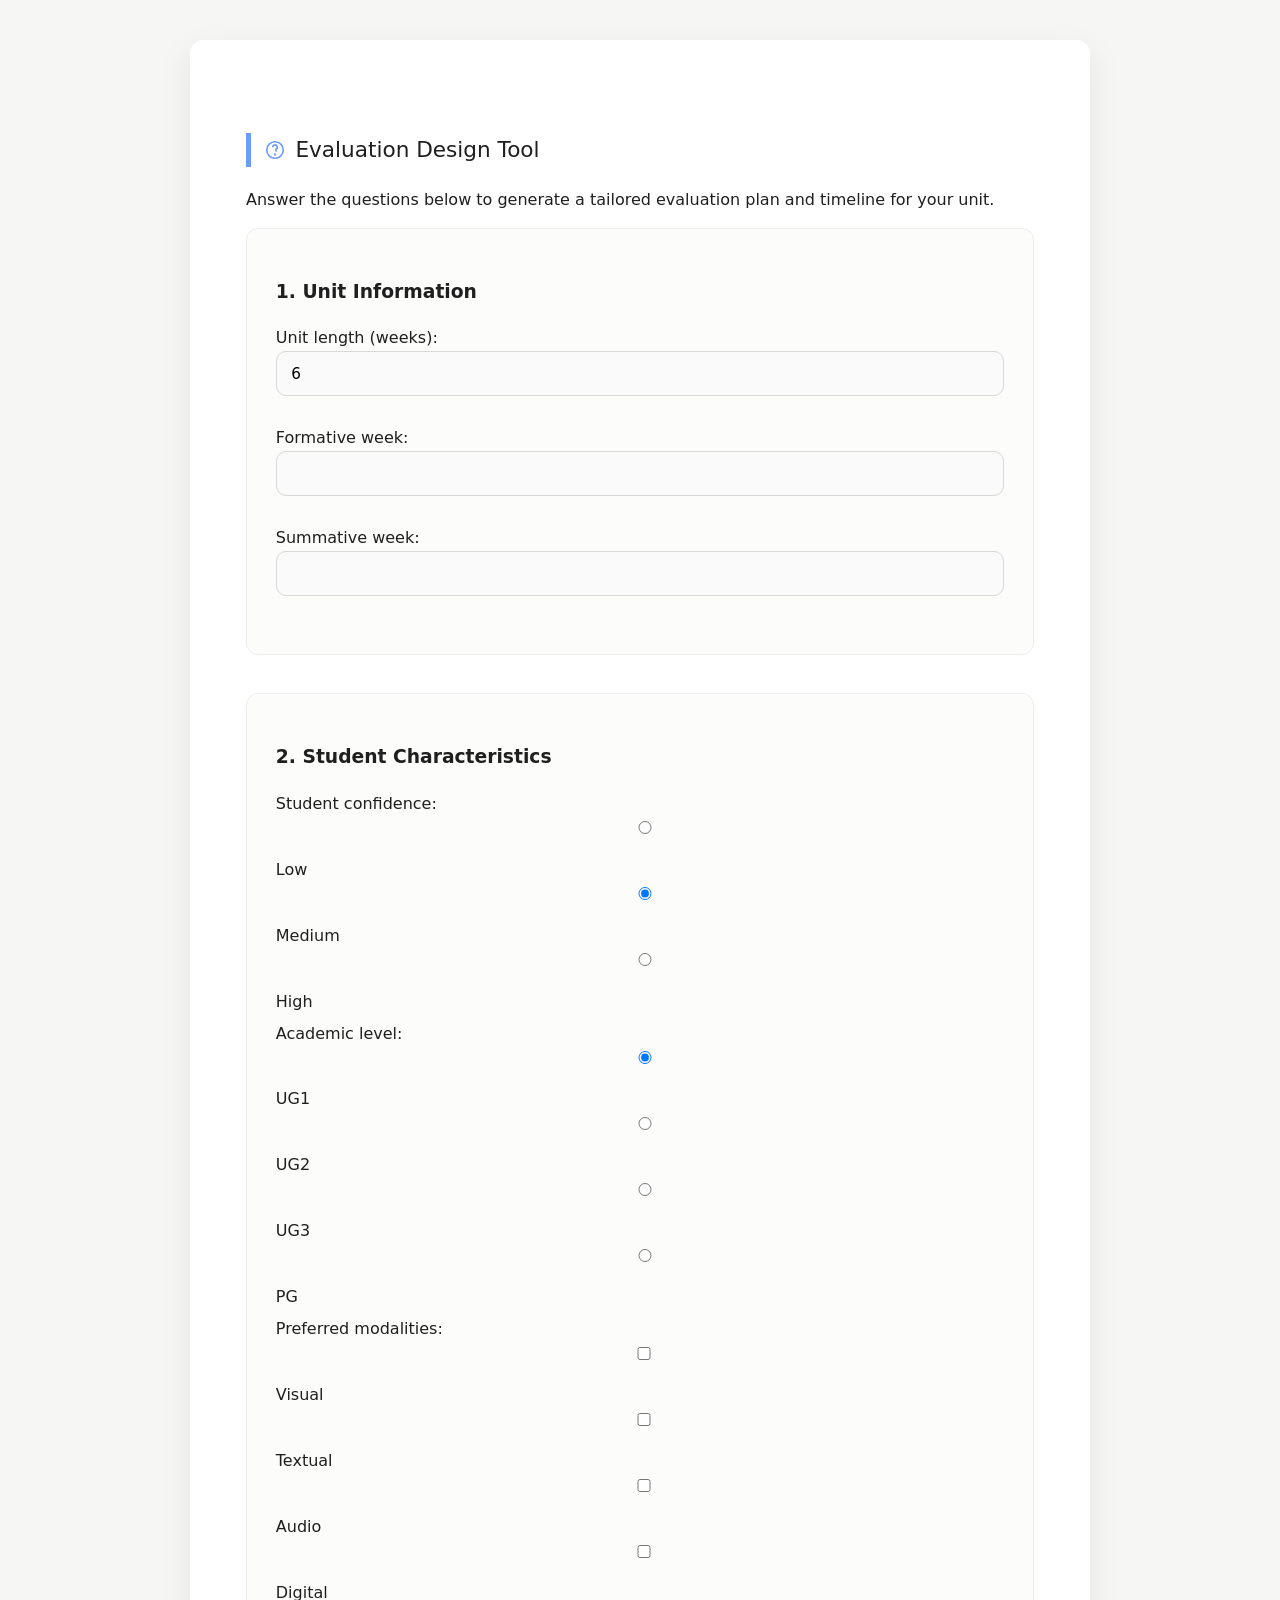
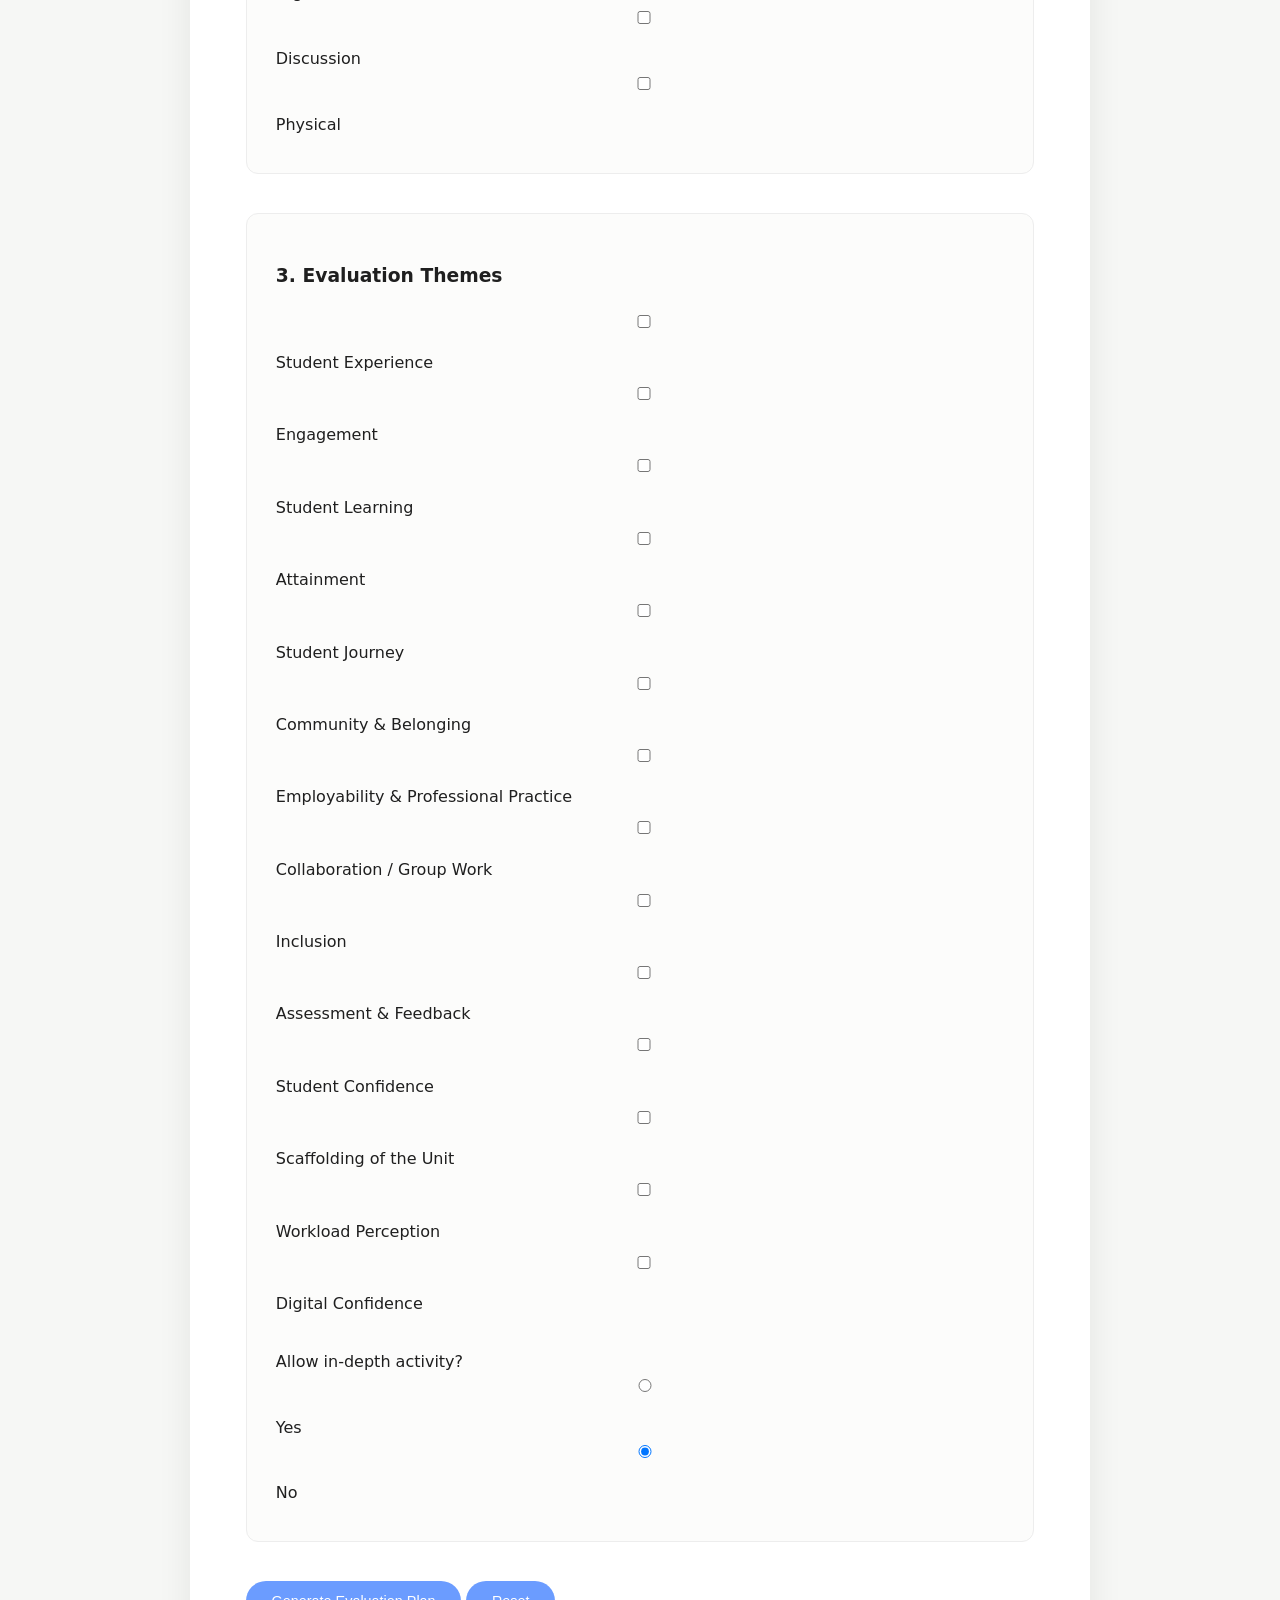
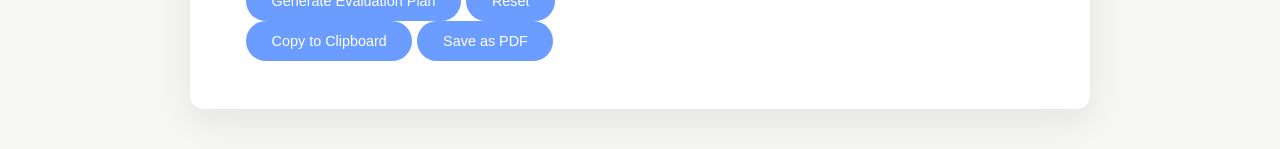
<file: index.html>
<!DOCTYPE html>
<html lang="en">
<head>
<meta charset="UTF-8" />
<meta name="viewport" content="width=device-width, initial-scale=1.0" />
<title>Evaluation Design Tool</title>
<link rel="stylesheet" href="style.css">

</head>

<body>
  <!-- SVG ICON DEFINITIONS -->
<svg xmlns="http://www.w3.org/2000/svg" style="display:none">

  <!-- Purpose / Question -->
  <symbol id="icon-question" viewBox="0 0 24 24">
    <circle cx="12" cy="12" r="9" />
    <path d="M9.5 9a2.5 2.5 0 1 1 3.5 2.3V14" />
    <circle cx="12" cy="17" r="0.5" />
  </symbol>

  <!-- People / Audience -->
  <symbol id="icon-people" viewBox="0 0 24 24">
    <circle cx="9" cy="8" r="3" />
    <circle cx="17" cy="8" r="3" />
    <path d="M2 20c0-4 4-6 7-6" />
    <path d="M22 20c0-4-4-6-7-6" />
  </symbol>

  <!-- Evidence / Data -->
  <symbol id="icon-evidence" viewBox="0 0 24 24">
    <rect x="5" y="3" width="14" height="18" rx="2" />
    <path d="M8 7h8M8 11h8M8 15h6" />
  </symbol>

  <!-- Reflection -->
  <symbol id="icon-reflect" viewBox="0 0 24 24">
    <path d="M12 3a9 9 0 1 0 9 9" />
    <path d="M12 7v5l3 3" />
  </symbol>

</svg>
<div class="tool-container">
<h2 class="icon-heading">
  <svg class="icon" aria-hidden="true">
    <use href="#icon-question"></use>
  </svg>
  Evaluation Design Tool
</h2>
  <p>Answer the questions below to generate a tailored evaluation plan and timeline for your unit.</p>

  <!-- UNIT INFO -->
  <div class="section">
    <h3>1. Unit Information</h3>
    <label>Unit length (weeks):
      <input type="number" id="unitLength" min="1" max="40" value="6" />
    </label>
    <label>Formative week:
      <input type="number" id="formativeWeek" min="1" max="40" />
    </label>
    <label>Summative week:
      <input type="number" id="summativeWeek" min="1" max="40" />
    </label>
  </div>

  <!-- STUDENT INFO -->
  <div class="section">
    <h3>2. Student Characteristics</h3>

    <label>Student confidence:
      <input type="radio" name="confidence" value="Low" /> Low
      <input type="radio" name="confidence" value="Medium" checked /> Medium
      <input type="radio" name="confidence" value="High" /> High
    </label>

    <label>Academic level:
      <input type="radio" name="level" value="UG1" checked /> UG1
      <input type="radio" name="level" value="UG2" /> UG2
      <input type="radio" name="level" value="UG3" /> UG3
      <input type="radio" name="level" value="PG" /> PG
    </label>

    <label>Preferred modalities:<br />
      <input type="checkbox" name="modalities" value="visual" /> Visual
      <input type="checkbox" name="modalities" value="textual" /> Textual
      <input type="checkbox" name="modalities" value="audio" /> Audio
      <input type="checkbox" name="modalities" value="digital" /> Digital
      <input type="checkbox" name="modalities" value="discussion" /> Discussion
      <input type="checkbox" name="modalities" value="physical" /> Physical
    </label>
  </div>

  <!-- THEMES -->
  <div class="section">
    <h3>3. Evaluation Themes</h3>

    <label><input type="checkbox" name="themes" value="Student Experience" /> Student Experience</label>
    <label><input type="checkbox" name="themes" value="Engagement" /> Engagement</label>
    <label><input type="checkbox" name="themes" value="Student Learning" /> Student Learning</label>
    <label><input type="checkbox" name="themes" value="Attainment" /> Attainment</label>
    <label><input type="checkbox" name="themes" value="Student Journey" /> Student Journey</label>
    <label><input type="checkbox" name="themes" value="Belonging" /> Community & Belonging</label>
    <label><input type="checkbox" name="themes" value="Professional Practice" /> Employability & Professional Practice</label>
    <label><input type="checkbox" name="themes" value="Collaboration" /> Collaboration / Group Work</label>
    <label><input type="checkbox" name="themes" value="Inclusion" /> Inclusion</label>
    <label><input type="checkbox" name="themes" value="Feedback" /> Assessment & Feedback</label>
    <label><input type="checkbox" name="themes" value="Confidence" /> Student Confidence</label>
    <label><input type="checkbox" name="themes" value="Scaffolding" /> Scaffolding of the Unit</label>
    <label><input type="checkbox" name="themes" value="Workload" /> Workload Perception</label>
    <label><input type="checkbox" name="themes" value="Digital Confidence" /> Digital Confidence</label>

    <label><br />Allow in-depth activity?
      <input type="radio" name="allowInDepth" value="Yes" /> Yes
      <input type="radio" name="allowInDepth" value="No" checked /> No
    </label>
  </div>

  <button class="eval-btn" onclick="generatePlan()">Generate Evaluation Plan</button>
  <button class="eval-btn" onclick="resetForm()">Reset</button>

  <div id="output"></div>

  <button class="copy-btn" onclick="copyPlan()">Copy to Clipboard</button>
  <button class="pdf-btn" onclick="window.print()">Save as PDF</button>
</div>

<!-- ✅ FULL TOOL DATA -->
<script>
const toolData = {
  "tools": [
    {
      "id": "quote_postcards",
      "name": "Quote Postcards",
      "description": "Students write one or two quotes describing how they feel about the unit so far.",
      "themes": ["Student Experience", "Engagement", "Belonging"],
      "timeDemand": "quick",
      "reflectiveDemand": "low",
      "repeatRequired": false,
      "groupSize": "any",
      "level": ["UG1", "UG2", "UG3", "PG"],
      "deliveryMode": ["Lecture", "Workshop", "Studio", "Seminar", "Tutorial", "Blended"],
      "bestTiming": ["start", "mid"],
      "modality": ["textual"]
    },
    {
      "id": "confidence_board",
      "name": "Confidence Board",
      "description": "Students rate confidence at the start and end of a session using a visual dashboard.",
      "themes": ["Confidence", "Student Learning"],
      "timeDemand": "quick",
      "reflectiveDemand": "low",
      "repeatRequired": true,
      "groupSize": "any",
      "level": ["UG1", "UG2", "UG3", "PG"],
      "deliveryMode": ["All"],
      "bestTiming": ["start", "end"],
      "modality": ["visual"]
    },
    {
      "id": "board_of_promises",
      "name": "Board of Promises",
      "description": "Students write what is going well and what they promise to do next.",
      "themes": ["Student Experience", "Confidence", "Scaffolding"],
      "timeDemand": "quick",
      "reflectiveDemand": "medium",
      "repeatRequired": false,
      "groupSize": "any",
      "level": ["UG1", "UG2", "UG3", "PG"],
      "deliveryMode": ["All"],
      "bestTiming": ["mid"],
      "modality": ["textual"]
    },
    {
      "id": "four_things",
      "name": "4 Things",
      "description": "Students reflect on one thing learned, one enjoyed, one surprising insight, and one thing they need more of.",
      "themes": ["Student Learning", "Engagement"],
      "timeDemand": "quick",
      "reflectiveDemand": "low",
      "repeatRequired": false,
      "groupSize": "any",
      "level": ["UG1", "UG2", "UG3", "PG"],
      "deliveryMode": ["All"],
      "bestTiming": ["mid", "end"],
      "modality": ["textual"]
    },
    {
      "id": "advice_cards",
      "name": "Advice Cards",
      "description": "Students write short pieces of advice for the next cohort, summarising key insights and helpful strategies from their experience.",
      "themes": ["Student Learning", "Employability & Professional Practice", "Confidence"],
      "timeDemand": "quick",
      "reflectiveDemand": "medium",
      "repeatRequired": false,
      "groupSize": "any",
      "level": ["UG2", "UG3", "PG"],
      "deliveryMode": ["All"],
      "bestTiming": ["end"],
      "modality": ["textual"]
    },
    {
      "id": "stop_start_continue",
      "name": "Stop, Start, Continue",
      "description": "Students identify one thing to stop doing, one to start, and one to continue, helping them reflect on progress and future priorities.",
      "themes": ["Scaffolding", "Student Learning", "Engagement"],
      "timeDemand": "quick",
      "reflectiveDemand": "medium",
      "repeatRequired": false,
      "groupSize": "any",
      "level": ["UG1", "UG2", "UG3", "PG"],
      "deliveryMode": ["Workshop", "Seminar", "Studio"],
      "bestTiming": ["mid"],
      "modality": ["textual"]
    },
    {
      "id": "thematic_mapping",
      "name": "Thematic Mapping",
      "description": "Students group related ideas into themes, revealing patterns in understanding and identifying strengths or gaps in learning.",
      "themes": ["Student Learning", "Attainment"],
      "timeDemand": "medium",
      "reflectiveDemand": "medium",
      "repeatRequired": true,
      "groupSize": "small-medium",
      "level": ["UG1", "UG2", "UG3", "PG"],
      "deliveryMode": ["Workshop", "Studio"],
      "bestTiming": ["mid", "end"],
      "modality": ["visual", "discussion"]
    },
    {
      "id": "checklists_targets",
      "name": "Checklists & Targets",
      "description": "Students set personal milestones and revisit them later to reflect on development, confidence and next steps.",
      "themes": ["Scaffolding", "Student Learning", "Confidence"],
      "timeDemand": "quick",
      "reflectiveDemand": "medium",
      "repeatRequired": true,
      "groupSize": "any",
      "level": ["UG1", "UG2", "UG3", "PG"],
      "deliveryMode": ["All"],
      "bestTiming": ["start", "mid"],
      "modality": ["textual"]
    },
    {
      "id": "experience_map",
      "name": "Experience Map",
      "description": "Students visually map the emotional and learning highs and lows of the unit, revealing important perceptions and experiences.",
      "themes": ["Student Journey", "Engagement", "Belonging"],
      "timeDemand": "medium",
      "reflectiveDemand": "medium",
      "repeatRequired": false,
      "groupSize": "any",
      "level": ["UG1", "UG2", "UG3", "PG"],
      "deliveryMode": ["Workshop", "Studio"],
      "bestTiming": ["mid", "end"],
      "modality": ["visual"]
    },
    {
      "id": "building_blocks",
      "name": "Building Blocks",
      "description": "Students break the unit into sequential stages and reflect on confidence and understanding within each part.",
      "themes": ["Scaffolding", "Student Learning", "Confidence"],
      "timeDemand": "medium",
      "reflectiveDemand": "medium",
      "repeatRequired": true,
      "groupSize": "any",
      "level": ["UG1", "UG2", "UG3", "PG"],
      "deliveryMode": ["Workshop", "Studio"],
      "bestTiming": ["start", "mid"],
      "modality": ["visual"]
    },
    {
      "id": "friendship_chats",
      "name": "Friendship Chats (In-depth)",
      "description": "Students discuss structured prompts in pairs or small groups, surfacing deeper reflections about belonging, learning and confidence.",
      "themes": ["Belonging", "Student Experience", "Confidence"],
      "timeDemand": "in-depth",
      "reflectiveDemand": "high",
      "repeatRequired": false,
      "groupSize": "small",
      "level": ["UG2", "UG3", "PG"],
      "deliveryMode": ["Workshop", "Seminar"],
      "bestTiming": ["mid"],
      "modality": ["discussion", "audio"]
    },
    {
      "id": "audio_snapshots",
      "name": "Audio Snapshots",
      "description": "Students record brief audio reflections at different points, creating a rich qualitative timeline of their experience.",
      "themes": ["Student Journey", "Student Experience", "Engagement"],
      "timeDemand": "in-depth",
      "reflectiveDemand": "medium-high",
      "repeatRequired": false,
      "groupSize": "any",
      "level": ["UG1", "UG2", "UG3", "PG"],
      "deliveryMode": ["Blended"],
      "bestTiming": ["any"],
      "modality": ["audio"]
    },
    {
      "id": "padlet_dashboard",
      "name": "Structured Padlet Feedback",
      "description": "Students post quick responses under set categories on a Padlet board, giving rapid, organised feedback across key themes.",
      "themes": ["Feedback", "Student Experience", "Engagement", "Digital Confidence"],
      "timeDemand": "quick",
      "reflectiveDemand": "low",
      "repeatRequired": false,
      "groupSize": "any",
      "level": ["UG1", "UG2", "UG3", "PG"],
      "deliveryMode": ["All"],
      "bestTiming": ["mid"],
      "modality": ["digital", "textual", "visual"]
    },
    {
      "id": "miro_mapping",
      "name": "Miro Board Mapping",
      "description": "Students use a shared Miro board to visually map learning, showing connections, challenges and collective understanding.",
      "themes": ["Learning", "Collaboration", "Student Journey"],
      "timeDemand": "medium",
      "reflectiveDemand": "medium",
      "repeatRequired": false,
      "groupSize": "small-medium",
      "level": ["UG1", "UG2", "UG3", "PG"],
      "deliveryMode": ["Workshop", "Studio", "Online"],
      "bestTiming": ["mid"],
      "modality": ["digital", "visual"]
    },
    {
      "id": "collaging",
      "name": "Collaging",
      "description": "Students create a physical or digital collage to explore feelings, themes and insights about their learning in a creative, reflective way.",
      "themes": ["Experience", "Belonging", "Confidence", "Inclusion"],
      "timeDemand": "in-depth",
      "reflectiveDemand": "high",
      "repeatRequired": false,
      "groupSize": "small",
      "level": ["UG1", "UG2", "UG3", "PG"],
      "deliveryMode": ["Studio", "Workshop"],
      "bestTiming": ["mid", "end"],
      "modality": ["visual", "physical"]
    },
    {
      "id": "photo_elicitation",
      "name": "Photo Elicitation",
      "description": "Students use images as prompts to explore and discuss how they feel about their learning, challenges, and experiences.",
      "themes": ["Student Experience", "Student Journey", "Belonging"],
      "timeDemand": "in-depth",
      "reflectiveDemand": "high",
      "repeatRequired": false,
      "groupSize": "small",
      "level": ["UG1", "UG2", "UG3", "PG"],
      "deliveryMode": ["Workshop", "Seminar"],
      "bestTiming": ["mid"],
      "modality": ["visual", "discussion"]
    },
    {
      "id": "observation",
      "name": "Observation",
      "description": "Tutors observe structured aspects of student engagement, behaviour or interaction to better understand learning dynamics.",
      "themes": ["Engagement", "Collaboration", "Inclusion"],
      "timeDemand": "quick",
      "reflectiveDemand": "low",
      "repeatRequired": false,
      "groupSize": "any",
      "level": ["UG1", "UG2", "UG3", "PG"],
      "deliveryMode": ["Workshop", "Studio"],
      "bestTiming": ["any"],
      "modality": ["observational"]
    },
    {
      "id": "radar_diagrams",
      "name": "Before/After Radar Diagrams",
      "description": "Students visually rate their confidence or skills across several dimensions at two points, showing clear growth or areas for development.",
      "themes": ["Confidence", "Attainment", "Learning", "Scaffolding"],
      "timeDemand": "quick",
      "reflectiveDemand": "medium",
      "repeatRequired": true,
      "groupSize": "any",
      "level": ["UG1", "UG2", "UG3", "PG"],
      "deliveryMode": ["All"],
      "bestTiming": ["start", "end"],
      "modality": ["visual"]
    },
    {
      "id": "collaborative_mapping",
      "name": "Collaborative Mapping (Tutor Visual Map)",
      "description": "The tutor builds a shared visual map in real time using student comments to capture how the unit feels collectively.",
      "themes": ["Student Journey", "Experience", "Belonging"],
      "timeDemand": "medium",
      "reflectiveDemand": "high",
      "repeatRequired": false,
      "groupSize": "small-medium",
      "level": ["UG1", "UG2", "UG3", "PG"],
      "deliveryMode": ["Workshop", "Studio"],
      "bestTiming": ["mid"],
      "modality": ["visual", "discussion"]
    }
  ]
};
</script>


<!-- ✅ MAIN SCRIPT -->
<script>
function ciMatch(a, b) {
  return a.toLowerCase() === b.toLowerCase();
}

function arrayCIHas(arr, val) {
  return arr.some(item => ciMatch(item, val));
}

function getRadio(name) {
  const el = document.querySelector(`input[name="${name}"]:checked`);
  return el ? el.value : null;
}

function getSelected(name) {
  return [...document.querySelectorAll(`input[name="${name}"]:checked`)]
    .map(x => x.value);
}

function recommendTools(user) {
  let candidates = toolData.tools;

  candidates = candidates.filter(t =>
    t.themes.some(theme => arrayCIHas(user.themes, theme))
  );

  candidates = candidates.filter(t =>
    t.level.some(l => ciMatch(l, user.level))
  );

  candidates = candidates.filter(t =>
    t.modality.some(m => arrayCIHas(user.modalities, m))
  );

  if (user.studentConfidence === "Low") {
    candidates = candidates.filter(t => !t.highConfidenceOnly);
  }

  if (candidates.length === 0) candidates = toolData.tools;

  const recs = {};

  recs.tp1 =
    candidates.find(t => t.bestTiming.includes("start")) ||
    candidates[0];

// ✅ FIXED TP2 LOGIC — no accidental duplication
recs.tp2 =
  recs.tp1.repeatRequired
    ? recs.tp1
    : candidates.find(t =>
        t.bestTiming.includes("mid") &&
        t.id !== recs.tp1.id
      ) 
      || candidates.find(t => t.id !== recs.tp1.id) 
      || recs.tp1;

  recs.staff = { name: "Staff Reflection" };

  recs.tp3 = user.unitLength > 3
    ? (recs.tp2.repeatRequired
        ? recs.tp2
        : candidates.find(t => t.bestTiming.includes("end")) || recs.tp2)
    : null;

  return recs;
}

function generatePlan() {
  const user = {
    unitLength: parseInt(document.getElementById("unitLength").value),
    formativeWeek: document.getElementById("formativeWeek").value,
    summativeWeek: document.getElementById("summativeWeek").value,
    studentConfidence: getRadio("confidence"),
    level: getRadio("level"),
    modalities: getSelected("modalities"),
    themes: getSelected("themes"),
    allowInDepth: getRadio("allowInDepth")
  };

  const recs = recommendTools(user);
  let html = `<h3>Your Evaluation Plan</h3>`;

  html += `
    <p><strong>Touchpoint 1 (Start):</strong> ${recs.tp1.name}</p>
    <button class="why-btn" onclick="toggleWhy('tp1why')">Why this tool?</button>
    <div id="tp1why" class="why-content">
      <p>${recs.tp1.description}</p>
    </div>
  `;

  html += `
    <p><strong>Touchpoint 2 (Mid):</strong> ${recs.tp2.name}</p>
    <button class="why-btn" onclick="toggleWhy('tp2why')">Why this tool?</button>
    <div id="tp2why" class="why-content">
      <p>${recs.tp2.description}</p>
    </div>
  `;

  html += `
    <p><strong>Staff Reflection:</strong> Use the staff reflection form.</p>
  `;

  if (recs.tp3) {
    html += `
      <p><strong>Touchpoint 3 (End):</strong> ${recs.tp3.name}</p>
      <button class="why-btn" onclick="toggleWhy('tp3why')">Why this tool?</button>
      <div id="tp3why" class="why-content">
        <p>${recs.tp3.description}</p>
      </div>
    `;
  }

  document.getElementById("output").innerHTML = html;
}

function copyPlan() {
  const text = document.getElementById("output").innerText;
  navigator.clipboard.writeText(text);
  alert("Plan copied to clipboard!");
}

function toggleWhy(id) {
  const el = document.getElementById(id);
  el.style.display = el.style.display === "block" ? "none" : "block";
}

function resetForm() {
  document.querySelectorAll("input").forEach(i => {
    if (i.type === "checkbox" || i.type === "radio") {
      i.checked = false;
    } else i.value = "";
  });
  document.getElementById("output").innerHTML = "";
}
</script>

</body>
</html>
</file>
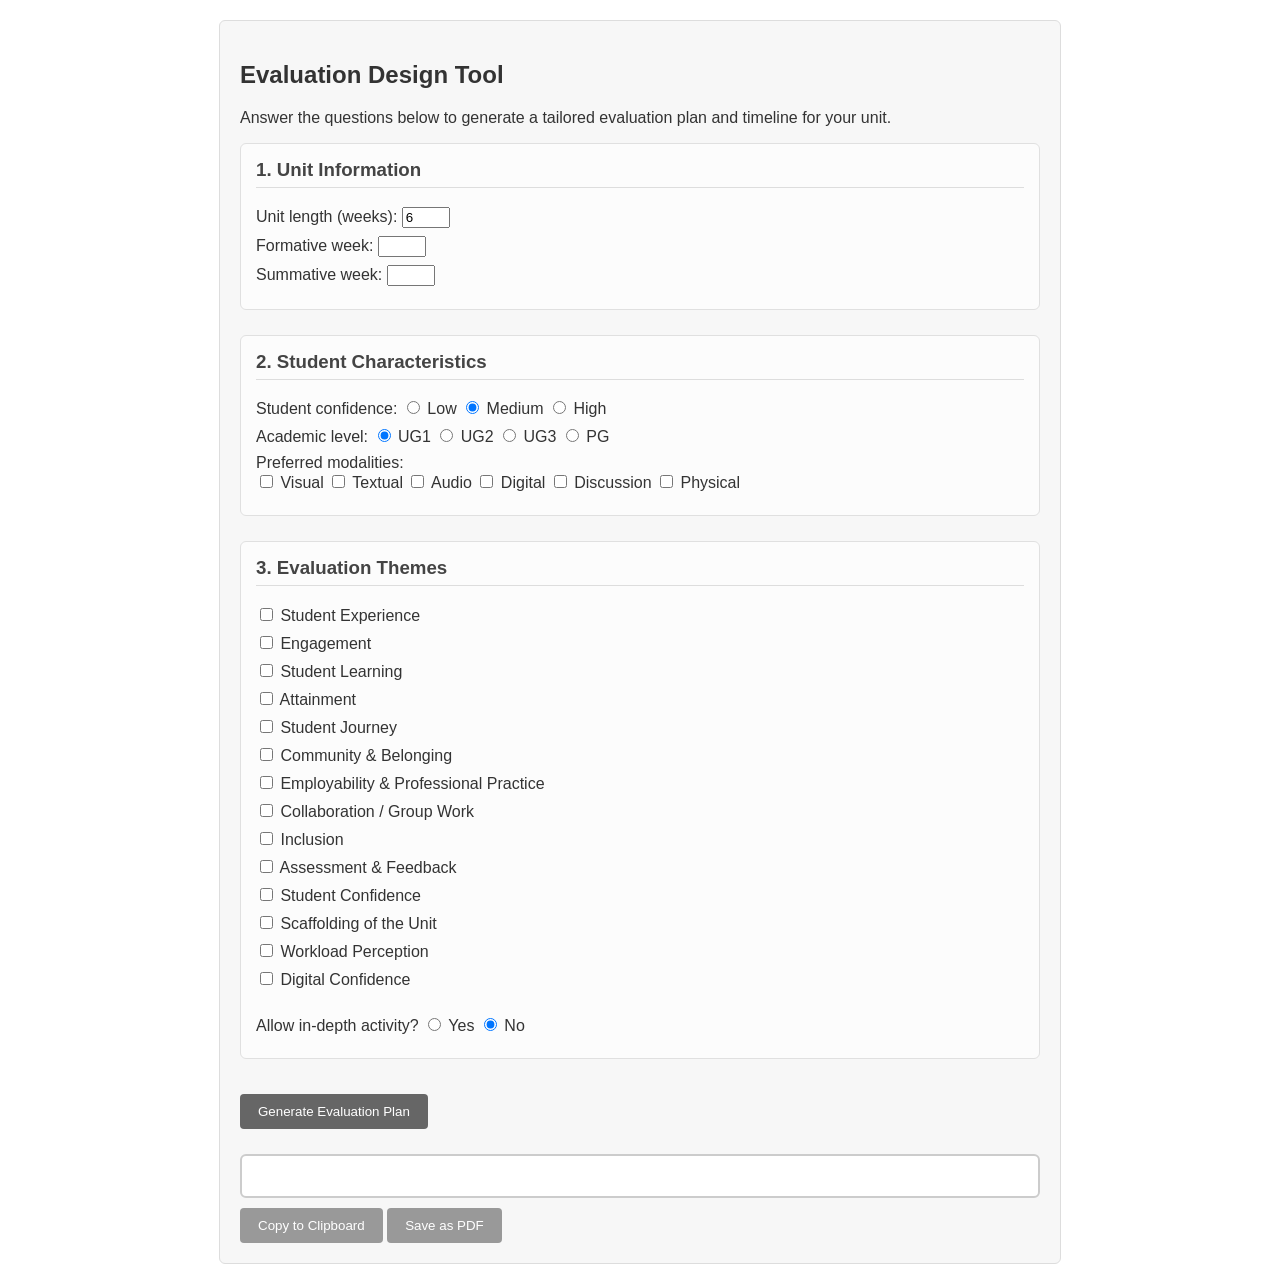
<file: evaluation%20design%20tool.html>
<!DOCTYPE html>
<html lang='en'>
<head>
<meta charset='UTF-8'>
<meta name='viewport' content='width=device-width, initial-scale=1.0'>
<title>evaluation design tool</title>
<style>
body, .eval-container {
  font-family: Arial, sans-serif;
  color: #333;
}
.eval-container {
  background: #f7f7f7;
  padding: 20px;
  border: 1px solid #ddd;
  margin: 20px auto;
  max-width: 800px;
  border-radius: 6px;
}
.eval-section {
  margin-bottom: 25px;
  padding: 15px;
  background: #fcfcfc;
  border: 1px solid #e0e0e0;
  border-radius: 6px;
}
.eval-section h3 {
  margin-top: 0;
  color: #444;
  border-bottom: 1px solid #ddd;
  padding-bottom: 6px;
}
label { display: block; margin: 8px 0; }
button.eval-btn, .copy-btn, .pdf-btn {
  background: #666; color: #fff; padding: 10px 18px;
  border: none; border-radius: 4px; margin-top: 10px; cursor: pointer;
}
button.eval-btn:hover, .copy-btn:hover, .pdf-btn:hover { background: #444; }
#output {
  background: #fff;
  border: 2px solid #ccc;
  padding: 20px;
  margin-top: 25px;
  border-radius: 6px;
}
.copy-btn, .pdf-btn { background: #999; }
.copy-btn:hover, .pdf-btn:hover { background: #777; }
</style>
</head>
<body>
<div class='eval-container'>
  <h2>Evaluation Design Tool</h2>
  <p>Answer the questions below to generate a tailored evaluation plan and timeline for your unit.</p>

  <div class='eval-section'>
    <h3>1. Unit Information</h3>
    <label>Unit length (weeks): <input type='number' id='unitLength' min='1' max='40' value='6'></label>
    <label>Formative week: <input type='number' id='formativeWeek' min='1' max='40'></label>
    <label>Summative week: <input type='number' id='summativeWeek' min='1' max='40'></label>
  </div>

  <div class='eval-section'>
    <h3>2. Student Characteristics</h3>
    <label>Student confidence:
      <input type='radio' name='confidence' value='Low'> Low
      <input type='radio' name='confidence' value='Medium' checked> Medium
      <input type='radio' name='confidence' value='High'> High
    </label>
    <label>Academic level:
      <input type='radio' name='level' value='UG1' checked> UG1
      <input type='radio' name='level' value='UG2'> UG2
      <input type='radio' name='level' value='UG3'> UG3
      <input type='radio' name='level' value='PG'> PG
    </label>
    <label>Preferred modalities:<br>
      <input type='checkbox' name='modalities' value='visual'> Visual
      <input type='checkbox' name='modalities' value='textual'> Textual
      <input type='checkbox' name='modalities' value='audio'> Audio
      <input type='checkbox' name='modalities' value='digital'> Digital
      <input type='checkbox' name='modalities' value='discussion'> Discussion
      <input type='checkbox' name='modalities' value='physical'> Physical
    </label>
  </div>

  <div class='eval-section'>
    <h3>3. Evaluation Themes</h3>
    <label><input type='checkbox' name='themes' value='Student Experience'> Student Experience</label>
    <label><input type='checkbox' name='themes' value='Engagement'> Engagement</label>
    <label><input type='checkbox' name='themes' value='Student Learning'> Student Learning</label>
    <label><input type='checkbox' name='themes' value='Attainment'> Attainment</label>
    <label><input type='checkbox' name='themes' value='Student Journey'> Student Journey</label>
    <label><input type='checkbox' name='themes' value='Belonging'> Community & Belonging</label>
    <label><input type='checkbox' name='themes' value='Professional Practice'> Employability & Professional Practice</label>
    <label><input type='checkbox' name='themes' value='Collaboration'> Collaboration / Group Work</label>
    <label><input type='checkbox' name='themes' value='Inclusion'> Inclusion</label>
    <label><input type='checkbox' name='themes' value='Feedback'> Assessment & Feedback</label>
    <label><input type='checkbox' name='themes' value='Confidence'> Student Confidence</label>
    <label><input type='checkbox' name='themes' value='Scaffolding'> Scaffolding of the Unit</label>
    <label><input type='checkbox' name='themes' value='Workload'> Workload Perception</label>
    <label><input type='checkbox' name='themes' value='Digital Confidence'> Digital Confidence</label>

    <label><br>Allow in-depth activity?
      <input type='radio' name='allowInDepth' value='Yes'> Yes
      <input type='radio' name='allowInDepth' value='No' checked> No
    </label>
  </div>

  <button class='eval-btn' onclick='generatePlan()'>Generate Evaluation Plan</button>
  <div id='output'></div>
  <button class='copy-btn' onclick='copyPlan()'>Copy to Clipboard</button>
  <button class='pdf-btn' onclick='window.print()'>Save as PDF</button>
</div>

<script>
/* Embedded tool data */
const toolData = {"tools": []}; // placeholder for shortened output

function getRadio(name){const el=document.querySelector(`input[name="${name}"]:checked`);return el?el.value:null;}
function getSelected(name){return [...document.querySelectorAll(`input[name="${name}"]:checked`)].map(x=>x.value);}

function recommendTools(user){return {tp1:{name:"Example Tool"},tp2:{name:"Example Tool 2"},staff:{name:"Staff Reflection"},tp3:{name:"Example Tool 3"}};}

function generatePlan(){const user={unitLength:parseInt(document.getElementById("unitLength").value,10),formativeWeek:document.getElementById("formativeWeek").value,summativeWeek:document.getElementById("summativeWeek").value,studentConfidence:getRadio("confidence"),level:getRadio("level"),modalities:getSelected("modalities"),themes:getSelected("themes"),allowInDepth:getRadio("allowInDepth")};const recs=recommendTools(user);let html=`<h3>Your Evaluation Plan</h3>`;html+=`<p><strong>Touchpoint 1 (Start):</strong> ${recs.tp1.name}</p>`;html+=`<p><strong>Touchpoint 2 (Mid or Formative):</strong> ${recs.tp2.name}</p>`;html+=`<p><strong>Staff Reflection (Mandatory):</strong> Use the staff reflection form.</p>`;if(user.unitLength>3){html+=`<p><strong>Touchpoint 3 (End):</strong> ${recs.tp3.name}</p>`;}document.getElementById("output").innerHTML=html;}

function copyPlan(){const text=document.getElementById("output").innerText;navigator.clipboard.writeText(text);alert("Plan copied to clipboard!");}
</script>

</body>
</html>
</file>
<file: style.css>
/* =========================
   BASE SETUP
========================= */

* {
  box-sizing: border-box;
}

body {
  font-family: "Inter", system-ui, -apple-system, BlinkMacSystemFont, sans-serif;
  background: #f6f7f5;
  color: #1f1f1f;
  line-height: 1.6;
  margin: 0;
  padding: 2.5rem 1rem;
}

/* =========================
   MAIN TOOL CONTAINER
========================= */

.tool-container {
  max-width: 900px;
  margin: 0 auto;
  background: #ffffff;
  padding: 3rem 3.5rem;
  border-radius: 14px;
  box-shadow: 0 12px 35px rgba(0,0,0,0.08);
}

/* =========================
   TYPOGRAPHY
========================= */

h1 {
  font-size: 2rem;
  font-weight: 600;
  margin-bottom: 0.5rem;
}

h2 {
  font-size: 1.35rem;
  font-weight: 500;
  margin-top: 2.8rem;
  margin-bottom: 1.2rem;
  padding-left: 0.8rem;
  border-left: 5px solid #6b9cff; /* accent colour */
}

p {
  margin-top: 0;
}

.intro {
  font-size: 1.05rem;
  color: #555;
  margin-bottom: 2.2rem;
  max-width: 720px;
}

/* =========================
   FORM ELEMENTS
========================= */

label {
  display: block;
  font-weight: 500;
  margin-bottom: 0.4rem;
}

input,
textarea,
select {
  width: 100%;
  padding: 0.8rem 0.9rem;
  font-size: 0.95rem;
  border-radius: 10px;
  border: 1px solid #d9d9d9;
  background: #fafafa;
  margin-bottom: 1.4rem;
  font-family: inherit;
}

textarea {
  min-height: 120px;
}

/* Focus = gentle, not clinical */
input:focus,
textarea:focus,
select:focus {
  outline: none;
  border-color: #6b9cff;
  background: #ffffff;
}

/* =========================
   SECTIONS (OPTIONAL WRAP)
========================= */

.section {
  background: #fcfcfb;
  border: 1px solid #ededed;
  padding: 1.8rem;
  border-radius: 12px;
  margin-bottom: 2.4rem;
}

/* =========================
   BUTTONS
========================= */

button {
  background: #6b9cff;
  color: white;
  padding: 0.75rem 1.6rem;
  border-radius: 999px;
  border: none;
  font-size: 0.9rem;
  cursor: pointer;
}

button:hover {
  background: #557fd1;
}

/* =========================
   PRINT & PDF STYLES
========================= */

@media print {

  body {
    background: white;
    padding: 0;
    font-size: 11pt;
  }

  .tool-container {
    box-shadow: none;
    border-radius: 0;
    padding: 2cm;
  }

  h1 {
    font-size: 20pt;
  }

  h2 {
    font-size: 13pt;
    border-left: none;
    border-bottom: 1px solid #bbb;
    padding-left: 0;
    padding-bottom: 0.3rem;
  }

  input,
  textarea,
  select {
    border: 1px solid #000;
    background: white;
  }

  button {
    display: none;
  }
}
/* =========================
   ICON STYLES
========================= */

.icon-heading {
  display: flex;
  align-items: center;
  gap: 0.6rem;
}

.icon {
  width: 22px;
  height: 22px;
  stroke: #6b9cff;   /* accent colour */
  stroke-width: 1.8;
  fill: none;
  flex-shrink: 0;
}

/* Print consistency */
@media print {
  .icon {
    stroke: #000;
  }
}
</file>
